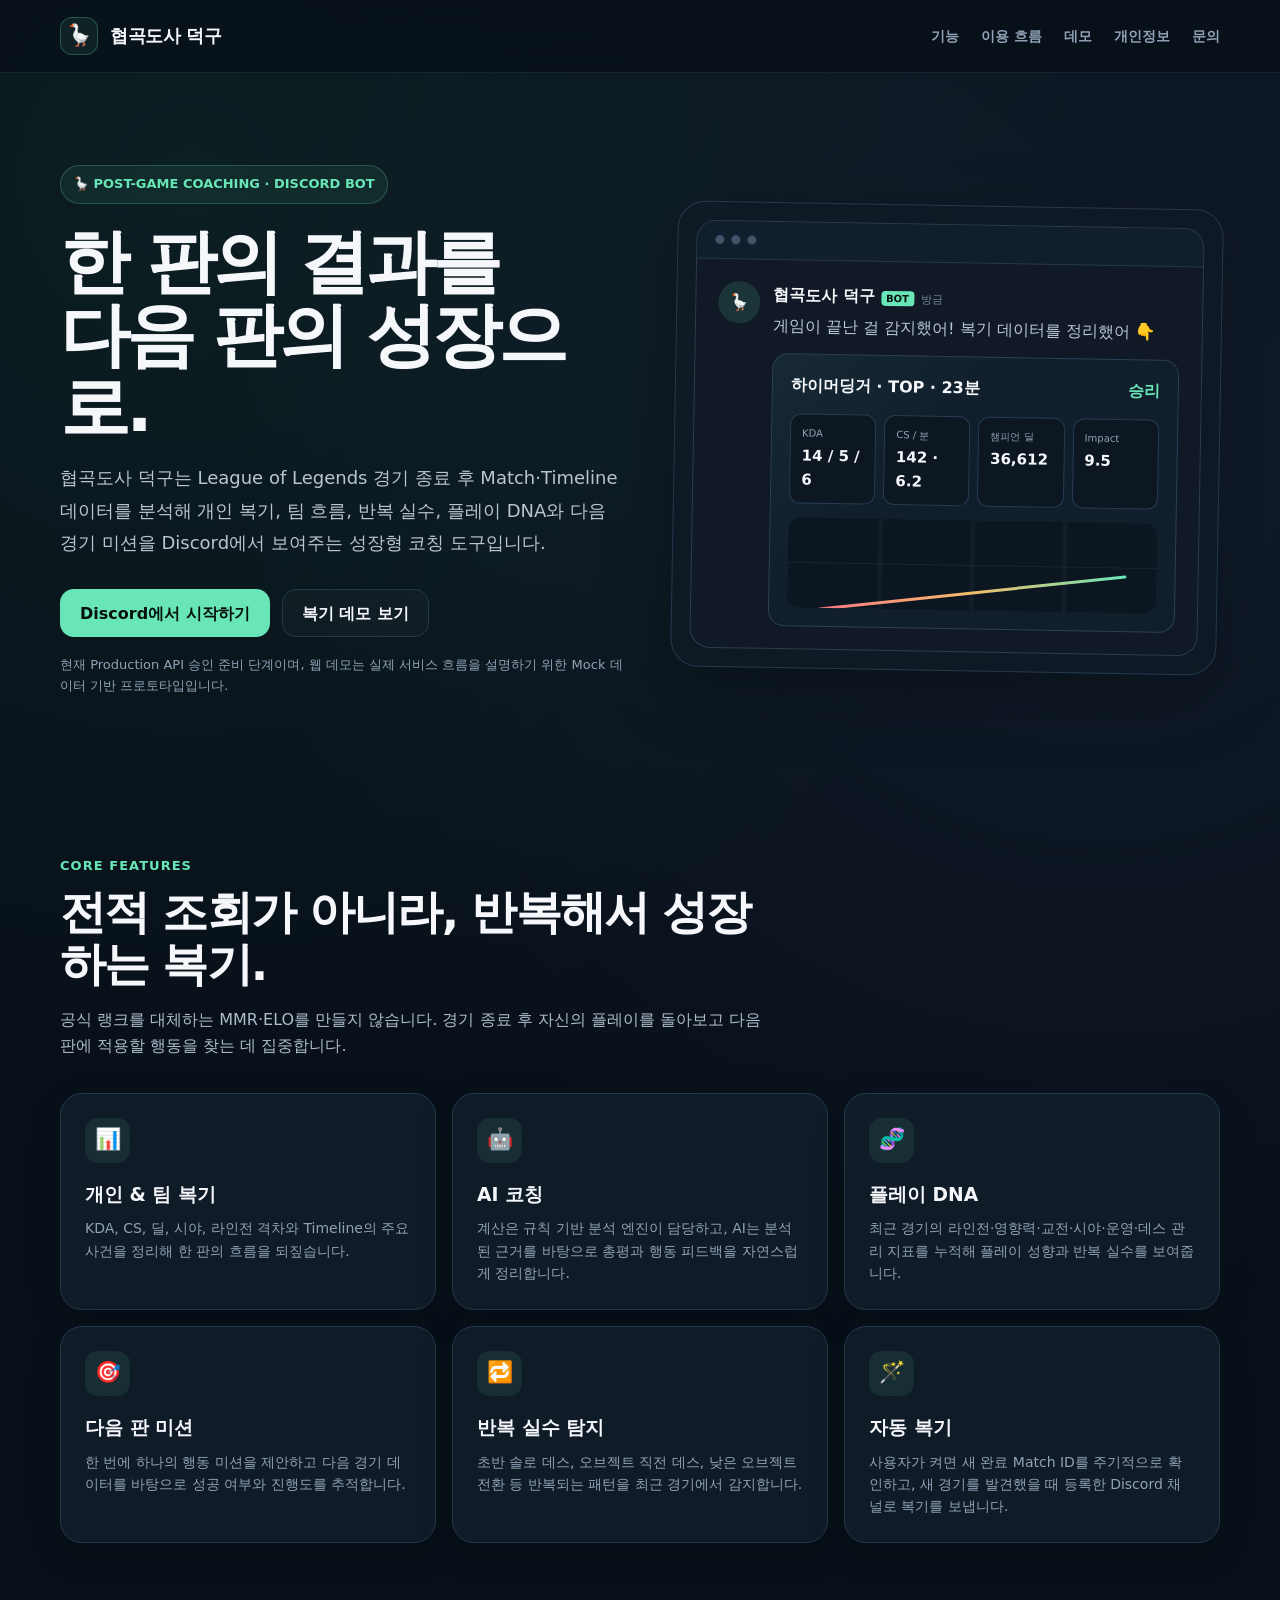
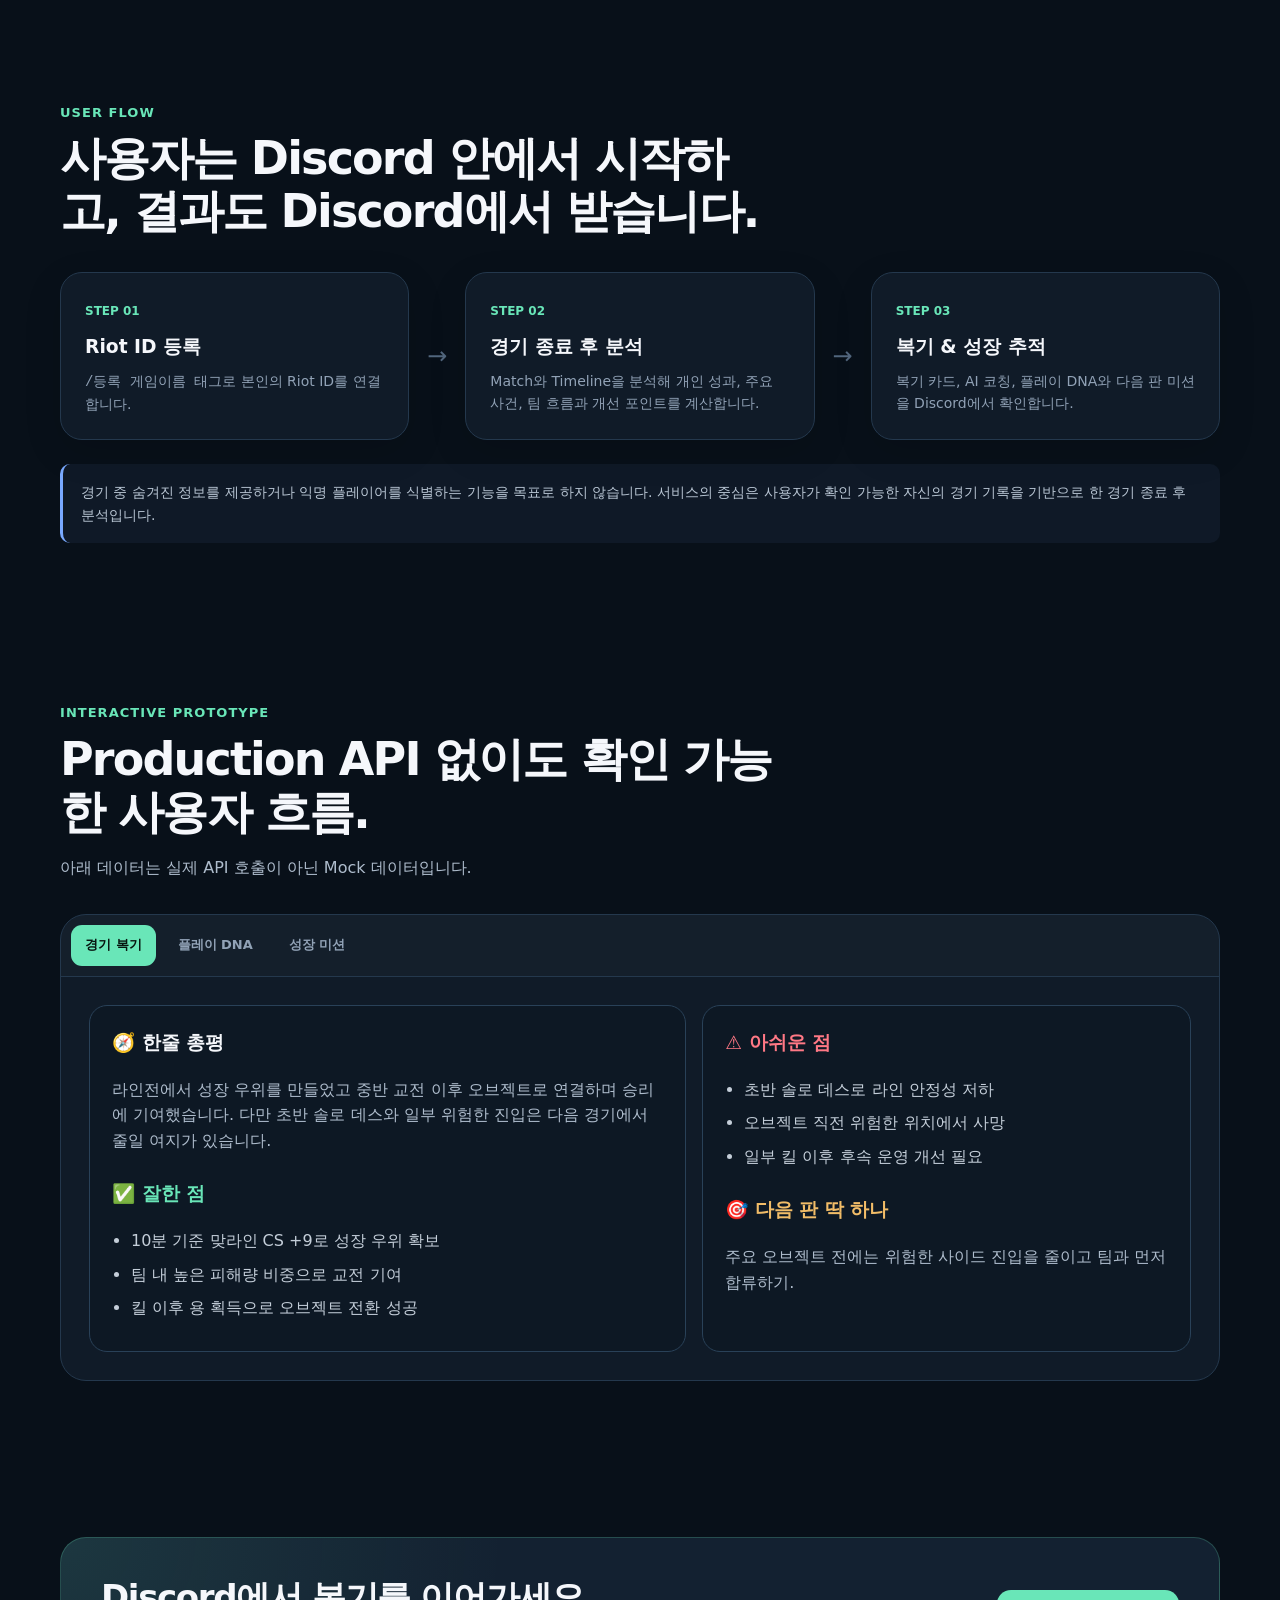
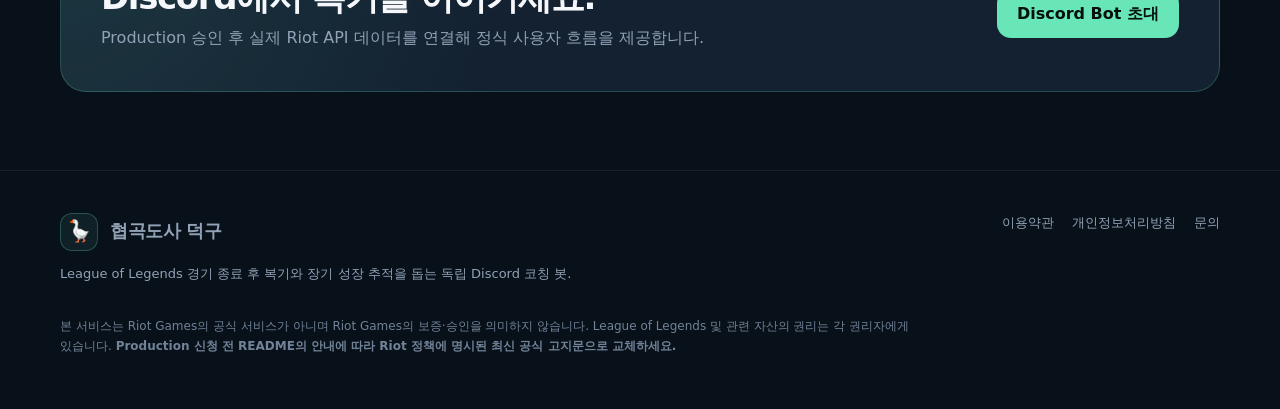
<file: public/index.html>
<!doctype html>
<html lang="ko">
<head>
  <meta charset="utf-8">
  <meta name="viewport" content="width=device-width, initial-scale=1">
  <meta name="description" content="협곡도사 덕구 - League of Legends 경기 종료 후 자동 복기, AI 코칭, 플레이 DNA와 성장 미션을 제공하는 Discord 봇">
  <title>협곡도사 덕구 | LoL 경기 복기 & 성장 코칭 Discord Bot</title>
  <link rel="stylesheet" href="./assets/styles.css">
  <script defer src="./assets/config.js"></script>
  <script defer src="./assets/app.js"></script>
</head>
<body>

<header class="site-header">
  <div class="container nav">
    <a class="brand" href="./index.html">
      <span class="brand-mark">🪿</span>
      <span>협곡도사 덕구</span>
    </a>
    <nav class="nav-links" aria-label="주요 메뉴">
      <a href="./index.html#features">기능</a>
      <a href="./index.html#flow">이용 흐름</a>
      <a href="./index.html#demo">데모</a>
      <a href="./privacy.html">개인정보</a>
      <a class="keep-mobile" href="./contact.html">문의</a>
    </nav>
  </div>
</header>


<main>
  <section class="hero">
    <div class="container hero-grid">
      <div>
        <span class="kicker">🪿 POST-GAME COACHING · DISCORD BOT</span>
        <h1>한 판의 결과를<br>다음 판의 성장으로.</h1>
        <p class="hero-copy">
          협곡도사 덕구는 League of Legends 경기 종료 후 Match·Timeline 데이터를 분석해
          개인 복기, 팀 흐름, 반복 실수, 플레이 DNA와 다음 경기 미션을 Discord에서 보여주는
          성장형 코칭 도구입니다.
        </p>
        <div class="hero-actions">
          <a class="btn btn-primary"  href="https://discord.com/oauth2/authorize?client_id=1529098677954547752&permissions=52224&integration_type=0&scope=bot+applications.commands">Discord에서 시작하기</a>
          <a class="btn btn-secondary" href="#demo">복기 데모 보기</a>
        </div>
        <p class="mini-note">
          현재 Production API 승인 준비 단계이며, 웹 데모는 실제 서비스 흐름을 설명하기 위한 Mock 데이터 기반 프로토타입입니다.
        </p>
      </div>

      <div class="hero-demo" aria-label="Discord 복기 데모">
        <div class="discord-window">
          <div class="window-top">
            <span class="window-dot"></span><span class="window-dot"></span><span class="window-dot"></span>
          </div>
          <div class="chat">
            <div class="bot-row">
              <div class="bot-avatar">🪿</div>
              <div>
                <span class="bot-name">협곡도사 덕구</span><span class="bot-tag">BOT</span><span class="bot-time">방금</span>
                <div style="color:#b9c6d4;margin-top:5px;">게임이 끝난 걸 감지했어! 복기 데이터를 정리했어 👇</div>
              </div>
            </div>

            <div class="demo-card">
              <div class="demo-card-title">
                <span>하이머딩거 · TOP · 23분</span>
                <span class="win">승리</span>
              </div>
              <div class="stat-grid">
                <div class="stat"><small>KDA</small><strong>14 / 5 / 6</strong></div>
                <div class="stat"><small>CS / 분</small><strong>142 · 6.2</strong></div>
                <div class="stat"><small>챔피언 딜</small><strong>36,612</strong></div>
                <div class="stat"><small>Impact</small><strong>9.5</strong></div>
              </div>
              <div class="micro-chart"><span class="chart-line"></span></div>
            </div>
          </div>
        </div>
      </div>
    </div>
  </section>

  <section class="section" id="features">
    <div class="container">
      <div class="section-head">
        <span class="section-label">Core Features</span>
        <h2>전적 조회가 아니라, 반복해서 성장하는 복기.</h2>
        <p class="section-copy">
          공식 랭크를 대체하는 MMR·ELO를 만들지 않습니다. 경기 종료 후 자신의 플레이를 돌아보고
          다음 판에 적용할 행동을 찾는 데 집중합니다.
        </p>
      </div>

      <div class="feature-grid">
        <article class="feature-card">
          <div class="feature-icon">📊</div>
          <h3>개인 & 팀 복기</h3>
          <p>KDA, CS, 딜, 시야, 라인전 격차와 Timeline의 주요 사건을 정리해 한 판의 흐름을 되짚습니다.</p>
        </article>
        <article class="feature-card">
          <div class="feature-icon">🤖</div>
          <h3>AI 코칭</h3>
          <p>계산은 규칙 기반 분석 엔진이 담당하고, AI는 분석된 근거를 바탕으로 총평과 행동 피드백을 자연스럽게 정리합니다.</p>
        </article>
        <article class="feature-card">
          <div class="feature-icon">🧬</div>
          <h3>플레이 DNA</h3>
          <p>최근 경기의 라인전·영향력·교전·시야·운영·데스 관리 지표를 누적해 플레이 성향과 반복 실수를 보여줍니다.</p>
        </article>
        <article class="feature-card">
          <div class="feature-icon">🎯</div>
          <h3>다음 판 미션</h3>
          <p>한 번에 하나의 행동 미션을 제안하고 다음 경기 데이터를 바탕으로 성공 여부와 진행도를 추적합니다.</p>
        </article>
        <article class="feature-card">
          <div class="feature-icon">🔁</div>
          <h3>반복 실수 탐지</h3>
          <p>초반 솔로 데스, 오브젝트 직전 데스, 낮은 오브젝트 전환 등 반복되는 패턴을 최근 경기에서 감지합니다.</p>
        </article>
        <article class="feature-card">
          <div class="feature-icon">🪄</div>
          <h3>자동 복기</h3>
          <p>사용자가 켜면 새 완료 Match ID를 주기적으로 확인하고, 새 경기를 발견했을 때 등록한 Discord 채널로 복기를 보냅니다.</p>
        </article>
      </div>
    </div>
  </section>

  <section class="section" id="flow">
    <div class="container">
      <div class="section-head">
        <span class="section-label">User Flow</span>
        <h2>사용자는 Discord 안에서 시작하고, 결과도 Discord에서 받습니다.</h2>
      </div>

      <div class="flow">
        <article class="flow-card">
          <span class="flow-step">STEP 01</span>
          <h3>Riot ID 등록</h3>
          <p><code>/등록 게임이름 태그</code>로 본인의 Riot ID를 연결합니다.</p>
        </article>
        <div class="flow-arrow">→</div>
        <article class="flow-card">
          <span class="flow-step">STEP 02</span>
          <h3>경기 종료 후 분석</h3>
          <p>Match와 Timeline을 분석해 개인 성과, 주요 사건, 팀 흐름과 개선 포인트를 계산합니다.</p>
        </article>
        <div class="flow-arrow">→</div>
        <article class="flow-card">
          <span class="flow-step">STEP 03</span>
          <h3>복기 & 성장 추적</h3>
          <p>복기 카드, AI 코칭, 플레이 DNA와 다음 판 미션을 Discord에서 확인합니다.</p>
        </article>
      </div>

      <div class="policy-note">
        경기 중 숨겨진 정보를 제공하거나 익명 플레이어를 식별하는 기능을 목표로 하지 않습니다.
        서비스의 중심은 사용자가 확인 가능한 자신의 경기 기록을 기반으로 한 경기 종료 후 분석입니다.
      </div>
    </div>
  </section>

  <section class="section" id="demo">
    <div class="container">
      <div class="section-head">
        <span class="section-label">Interactive Prototype</span>
        <h2>Production API 없이도 확인 가능한 사용자 흐름.</h2>
        <p class="section-copy">아래 데이터는 실제 API 호출이 아닌 Mock 데이터입니다.</p>
      </div>

      <div class="demo-shell">
        <div class="demo-tabs" role="tablist">
          <button class="demo-tab active" data-target="review-demo">경기 복기</button>
          <button class="demo-tab" data-target="dna-demo">플레이 DNA</button>
          <button class="demo-tab" data-target="mission-demo">성장 미션</button>
        </div>

        <section class="demo-panel active" id="review-demo">
          <div class="review-layout">
            <div class="review-box">
              <h3>🧭 한줄 총평</h3>
              <p class="legal-copy">
                라인전에서 성장 우위를 만들었고 중반 교전 이후 오브젝트로 연결하며 승리에 기여했습니다.
                다만 초반 솔로 데스와 일부 위험한 진입은 다음 경기에서 줄일 여지가 있습니다.
              </p>
              <h3 style="margin-top:26px;color:var(--mint);">✅ 잘한 점</h3>
              <ul class="list">
                <li>10분 기준 맞라인 CS +9로 성장 우위 확보</li>
                <li>팀 내 높은 피해량 비중으로 교전 기여</li>
                <li>킬 이후 용 획득으로 오브젝트 전환 성공</li>
              </ul>
            </div>
            <div class="review-box">
              <h3 style="color:var(--danger);">⚠️ 아쉬운 점</h3>
              <ul class="list">
                <li>초반 솔로 데스로 라인 안정성 저하</li>
                <li>오브젝트 직전 위험한 위치에서 사망</li>
                <li>일부 킬 이후 후속 운영 개선 필요</li>
              </ul>
              <h3 style="margin-top:26px;color:var(--amber);">🎯 다음 판 딱 하나</h3>
              <p class="legal-copy">주요 오브젝트 전에는 위험한 사이드 진입을 줄이고 팀과 먼저 합류하기.</p>
            </div>
          </div>
        </section>

        <section class="demo-panel" id="dna-demo">
          <div class="review-layout">
            <div class="review-box">
              <h3>🧬 플레이 DNA · 라인전 주도형</h3>
              <div class="dna-bars">
                <div class="dna-row"><span>라인전</span><div class="bar"><span style="width:76%"></span></div><strong>76</strong></div>
                <div class="dna-row"><span>영향력</span><div class="bar"><span style="width:82%"></span></div><strong>82</strong></div>
                <div class="dna-row"><span>교전</span><div class="bar"><span style="width:68%"></span></div><strong>68</strong></div>
                <div class="dna-row"><span>시야</span><div class="bar"><span style="width:57%"></span></div><strong>57</strong></div>
                <div class="dna-row"><span>운영</span><div class="bar"><span style="width:63%"></span></div><strong>63</strong></div>
                <div class="dna-row"><span>데스 관리</span><div class="bar"><span style="width:60%"></span></div><strong>60</strong></div>
              </div>
            </div>
            <div class="review-box">
              <h3>🔁 반복 실수</h3>
              <ul class="list">
                <li>오브젝트 직전 데스 · 최근 10판 중 4판</li>
                <li>초반 솔로 데스 · 최근 10판 중 3판</li>
              </ul>
              <p class="legal-copy" style="margin-top:20px;">플레이 DNA는 협곡도사 덕구의 자체 분석 지표이며 Riot의 공식 랭크나 MMR을 대체하지 않습니다.</p>
            </div>
          </div>
        </section>

        <section class="demo-panel" id="mission-demo">
          <div class="mission-box">
            <span class="section-label">CURRENT MISSION</span>
            <h3>🎯 오브젝트 전 생존</h3>
            <p class="legal-copy">주요 오브젝트 전 위험한 데스를 줄이고 팀과 함께 준비하기.</p>
            <div class="progress"><span></span></div>
            <strong>진행도 2 / 3 성공</strong>
            <ul class="list" style="margin-top:20px;">
              <li>✅ 오브젝트 직전 데스 0회</li>
              <li>❌ 오브젝트 직전 데스 1회</li>
              <li>✅ 오브젝트 직전 데스 0회</li>
            </ul>
          </div>
        </section>
      </div>
    </div>
  </section>

  <section class="section">
    <div class="container cta">
      <div>
        <h2>Discord에서 복기를 이어가세요.</h2>
        <p>Production 승인 후 실제 Riot API 데이터를 연결해 정식 사용자 흐름을 제공합니다.</p>
      </div>
      <a class="btn btn-primary"  href="https://discord.com/oauth2/authorize?client_id=1529098677954547752&permissions=52224&integration_type=0&scope=bot+applications.commands">Discord Bot 초대</a>
    </div>
  </section>
</main>


<footer class="site-footer">
  <div class="container">
    <div class="footer-grid">
      <div>
        <a class="brand" href="./index.html">
          <span class="brand-mark">🪿</span>
          <span>협곡도사 덕구</span>
        </a>
        <p>League of Legends 경기 종료 후 복기와 장기 성장 추적을 돕는 독립 Discord 코칭 봇.</p>
      </div>
      <div class="footer-links">
        <a href="./terms.html">이용약관</a>
        <a href="./privacy.html">개인정보처리방침</a>
        <a href="./contact.html">문의</a>
      </div>
    </div>
    <p class="riot-disclaimer">
      본 서비스는 Riot Games의 공식 서비스가 아니며 Riot Games의 보증·승인을 의미하지 않습니다.
      League of Legends 및 관련 자산의 권리는 각 권리자에게 있습니다.
      <strong>Production 신청 전 README의 안내에 따라 Riot 정책에 명시된 최신 공식 고지문으로 교체하세요.</strong>
    </p>
  </div>
</footer>

</body>
</html>
</file>
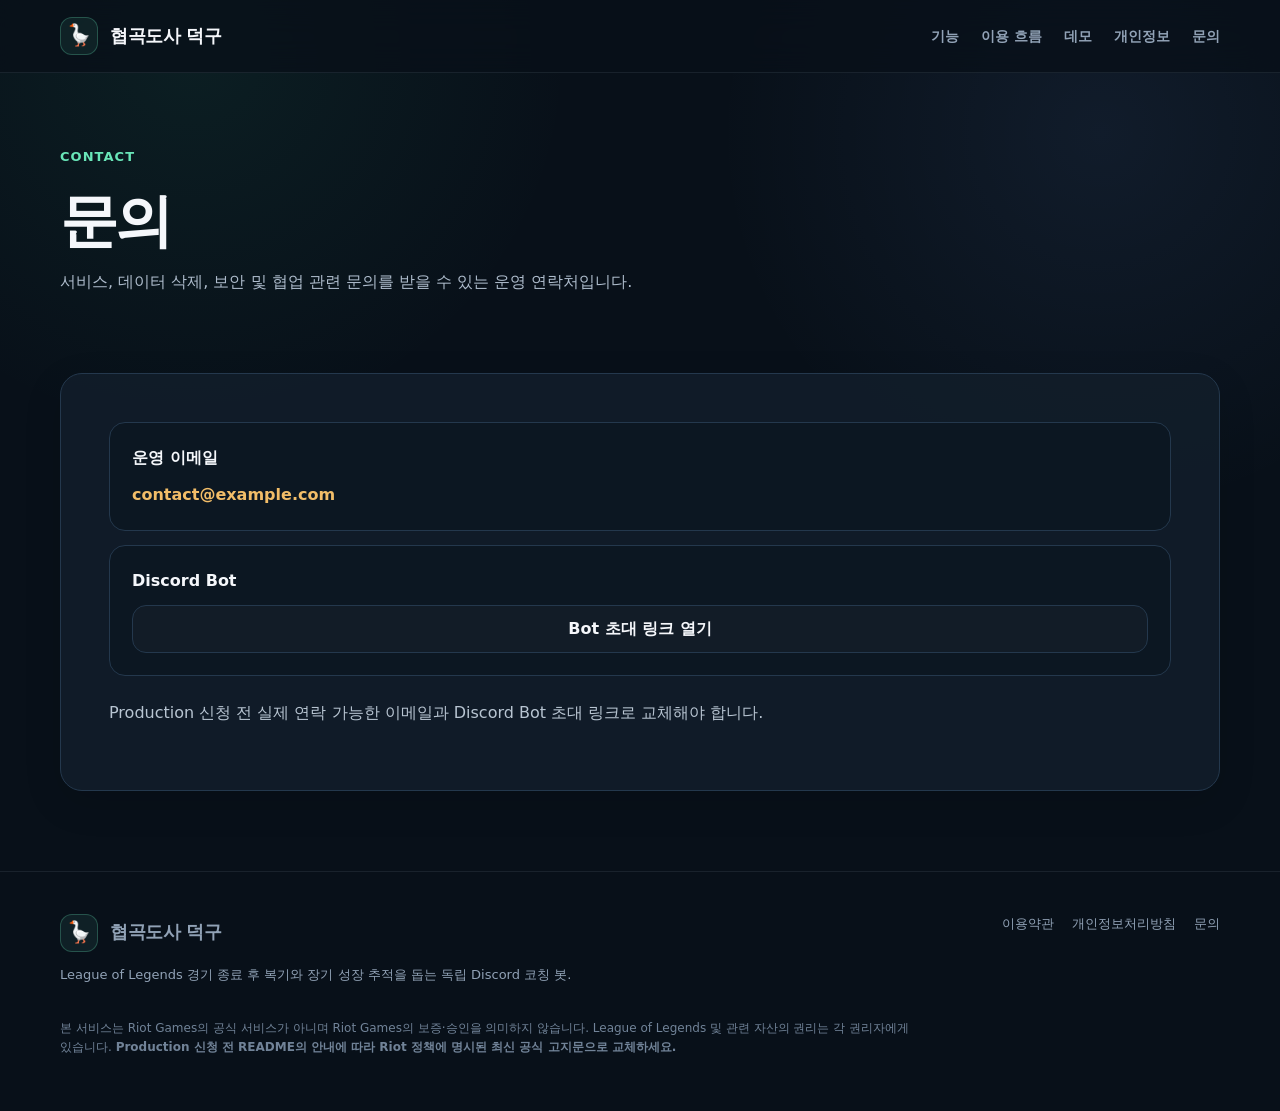
<file: public/contact.html>
<!doctype html>
<html lang="ko">
<head>
  <meta charset="utf-8">
  <meta name="viewport" content="width=device-width, initial-scale=1">
  <title>문의 | 협곡도사 덕구</title>
  <link rel="stylesheet" href="./assets/styles.css">
  <script defer src="./assets/config.js"></script>
  <script defer src="./assets/app.js"></script>
</head>
<body>

<header class="site-header">
  <div class="container nav">
    <a class="brand" href="./index.html">
      <span class="brand-mark">🪿</span>
      <span>협곡도사 덕구</span>
    </a>
    <nav class="nav-links" aria-label="주요 메뉴">
      <a href="./index.html#features">기능</a>
      <a href="./index.html#flow">이용 흐름</a>
      <a href="./index.html#demo">데모</a>
      <a href="./privacy.html">개인정보</a>
      <a class="keep-mobile" href="./contact.html">문의</a>
    </nav>
  </div>
</header>

<main>
  <section class="page-hero">
    <div class="container">
      <span class="section-label">Contact</span>
      <h1>문의</h1>
      <p class="legal-copy">서비스, 데이터 삭제, 보안 및 협업 관련 문의를 받을 수 있는 운영 연락처입니다.</p>
    </div>
  </section>
  <section class="legal-wrap">
    <div class="container">
      <article class="legal-card">
        <div class="contact-card">
          <strong>운영 이메일</strong>
          <a class="placeholder" data-contact-email href="mailto:wkdduq2ek@naver.com">wkdduq2ek@naver.com</a>
        </div>
        <div class="contact-card" style="margin-top:14px;">
          <strong>Discord Bot</strong>
          <a class="btn btn-secondary"  href="https://discord.com/oauth2/authorize?client_id=1529098677954547752&permissions=52224&integration_type=0&scope=bot+applications.commands">Bot 초대 링크 열기</a>
        </div>
        <p class="legal-copy" style="margin-top:24px;">
          Production 신청 전 실제 연락 가능한 이메일과 Discord Bot 초대 링크로 교체해야 합니다.
        </p>
      </article>
    </div>
  </section>
</main>

<footer class="site-footer">
  <div class="container">
    <div class="footer-grid">
      <div>
        <a class="brand" href="./index.html">
          <span class="brand-mark">🪿</span>
          <span>협곡도사 덕구</span>
        </a>
        <p>League of Legends 경기 종료 후 복기와 장기 성장 추적을 돕는 독립 Discord 코칭 봇.</p>
      </div>
      <div class="footer-links">
        <a href="./terms.html">이용약관</a>
        <a href="./privacy.html">개인정보처리방침</a>
        <a href="./contact.html">문의</a>
      </div>
    </div>
    <p class="riot-disclaimer">
      본 서비스는 Riot Games의 공식 서비스가 아니며 Riot Games의 보증·승인을 의미하지 않습니다.
      League of Legends 및 관련 자산의 권리는 각 권리자에게 있습니다.
      <strong>Production 신청 전 README의 안내에 따라 Riot 정책에 명시된 최신 공식 고지문으로 교체하세요.</strong>
    </p>
  </div>
</footer>

</body>
</html>
</file>
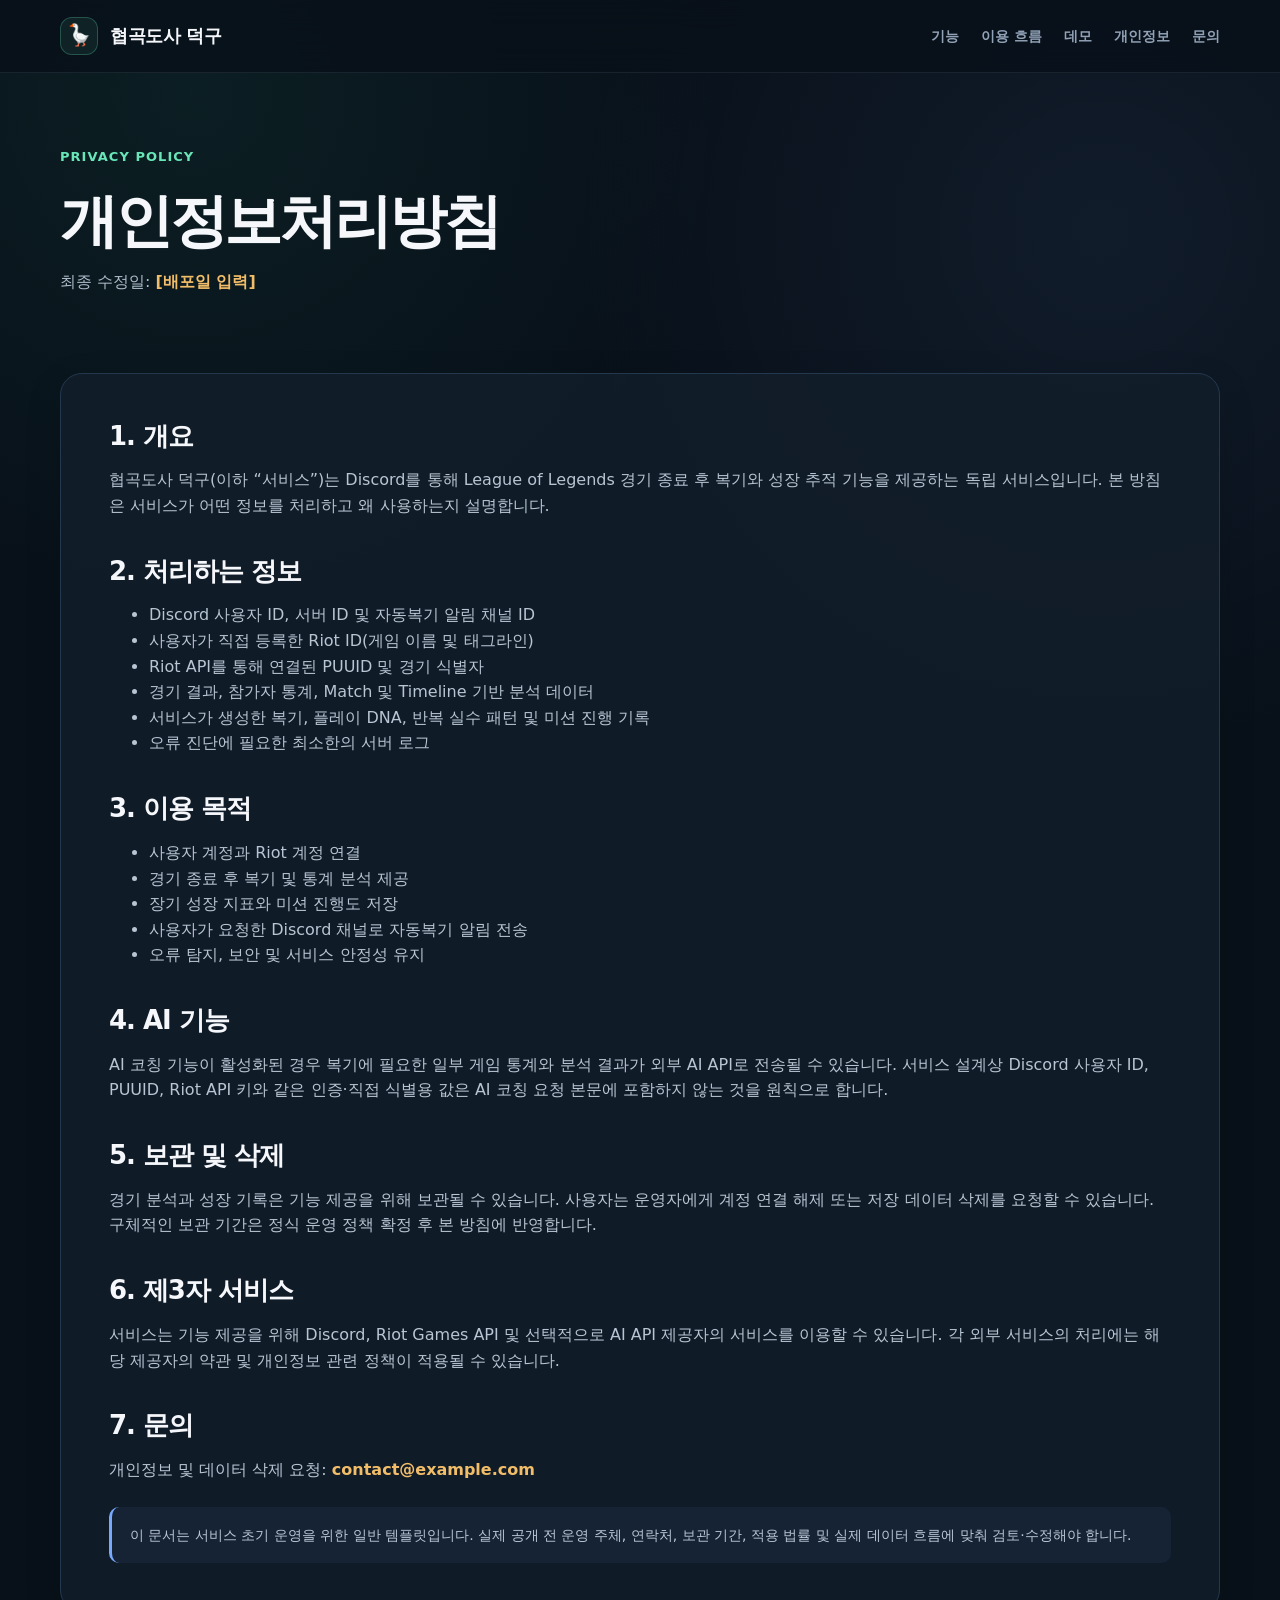
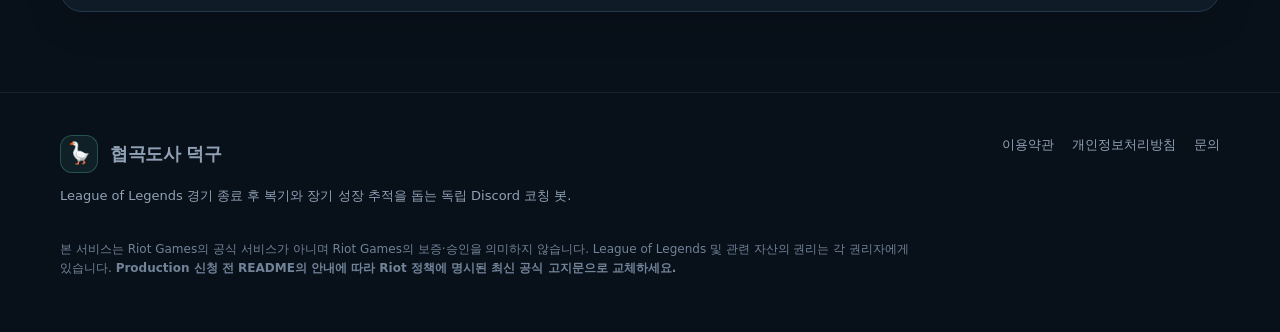
<file: public/privacy.html>
<!doctype html>
<html lang="ko">
<head>
  <meta charset="utf-8">
  <meta name="viewport" content="width=device-width, initial-scale=1">
  <title>개인정보처리방침 | 협곡도사 덕구</title>
  <link rel="stylesheet" href="./assets/styles.css">
  <script defer src="./assets/config.js"></script>
  <script defer src="./assets/app.js"></script>
</head>
<body>

<header class="site-header">
  <div class="container nav">
    <a class="brand" href="./index.html">
      <span class="brand-mark">🪿</span>
      <span>협곡도사 덕구</span>
    </a>
    <nav class="nav-links" aria-label="주요 메뉴">
      <a href="./index.html#features">기능</a>
      <a href="./index.html#flow">이용 흐름</a>
      <a href="./index.html#demo">데모</a>
      <a href="./privacy.html">개인정보</a>
      <a class="keep-mobile" href="./contact.html">문의</a>
    </nav>
  </div>
</header>

<main>
  <section class="page-hero">
    <div class="container">
      <span class="section-label">Privacy Policy</span>
      <h1>개인정보처리방침</h1>
      <p class="legal-copy">최종 수정일: <span class="placeholder">[배포일 입력]</span></p>
    </div>
  </section>
  <section class="legal-wrap">
    <div class="container">
      <article class="legal-card">
        <h2>1. 개요</h2>
        <p>
          협곡도사 덕구(이하 “서비스”)는 Discord를 통해 League of Legends 경기 종료 후 복기와 성장 추적 기능을 제공하는 독립 서비스입니다.
          본 방침은 서비스가 어떤 정보를 처리하고 왜 사용하는지 설명합니다.
        </p>

        <h2>2. 처리하는 정보</h2>
        <ul>
          <li>Discord 사용자 ID, 서버 ID 및 자동복기 알림 채널 ID</li>
          <li>사용자가 직접 등록한 Riot ID(게임 이름 및 태그라인)</li>
          <li>Riot API를 통해 연결된 PUUID 및 경기 식별자</li>
          <li>경기 결과, 참가자 통계, Match 및 Timeline 기반 분석 데이터</li>
          <li>서비스가 생성한 복기, 플레이 DNA, 반복 실수 패턴 및 미션 진행 기록</li>
          <li>오류 진단에 필요한 최소한의 서버 로그</li>
        </ul>

        <h2>3. 이용 목적</h2>
        <ul>
          <li>사용자 계정과 Riot 계정 연결</li>
          <li>경기 종료 후 복기 및 통계 분석 제공</li>
          <li>장기 성장 지표와 미션 진행도 저장</li>
          <li>사용자가 요청한 Discord 채널로 자동복기 알림 전송</li>
          <li>오류 탐지, 보안 및 서비스 안정성 유지</li>
        </ul>

        <h2>4. AI 기능</h2>
        <p>
          AI 코칭 기능이 활성화된 경우 복기에 필요한 일부 게임 통계와 분석 결과가 외부 AI API로 전송될 수 있습니다.
          서비스 설계상 Discord 사용자 ID, PUUID, Riot API 키와 같은 인증·직접 식별용 값은 AI 코칭 요청 본문에 포함하지 않는 것을 원칙으로 합니다.
        </p>

        <h2>5. 보관 및 삭제</h2>
        <p>
          경기 분석과 성장 기록은 기능 제공을 위해 보관될 수 있습니다. 사용자는 운영자에게 계정 연결 해제 또는 저장 데이터 삭제를 요청할 수 있습니다.
          구체적인 보관 기간은 정식 운영 정책 확정 후 본 방침에 반영합니다.
        </p>

        <h2>6. 제3자 서비스</h2>
        <p>
          서비스는 기능 제공을 위해 Discord, Riot Games API 및 선택적으로 AI API 제공자의 서비스를 이용할 수 있습니다.
          각 외부 서비스의 처리에는 해당 제공자의 약관 및 개인정보 관련 정책이 적용될 수 있습니다.
        </p>

        <h2>7. 문의</h2>
        <p>
          개인정보 및 데이터 삭제 요청: <a class="placeholder" data-contact-email href="mailto:wkdduq2ek@naver.com">wkdduq2ek@naver.com</a>
        </p>

        <div class="policy-note">
          이 문서는 서비스 초기 운영을 위한 일반 템플릿입니다. 실제 공개 전 운영 주체, 연락처, 보관 기간, 적용 법률 및 실제 데이터 흐름에 맞춰 검토·수정해야 합니다.
        </div>
      </article>
    </div>
  </section>
</main>

<footer class="site-footer">
  <div class="container">
    <div class="footer-grid">
      <div>
        <a class="brand" href="./index.html">
          <span class="brand-mark">🪿</span>
          <span>협곡도사 덕구</span>
        </a>
        <p>League of Legends 경기 종료 후 복기와 장기 성장 추적을 돕는 독립 Discord 코칭 봇.</p>
      </div>
      <div class="footer-links">
        <a href="./terms.html">이용약관</a>
        <a href="./privacy.html">개인정보처리방침</a>
        <a href="./contact.html">문의</a>
      </div>
    </div>
    <p class="riot-disclaimer">
      본 서비스는 Riot Games의 공식 서비스가 아니며 Riot Games의 보증·승인을 의미하지 않습니다.
      League of Legends 및 관련 자산의 권리는 각 권리자에게 있습니다.
      <strong>Production 신청 전 README의 안내에 따라 Riot 정책에 명시된 최신 공식 고지문으로 교체하세요.</strong>
    </p>
  </div>
</footer>

</body>
</html>
</file>
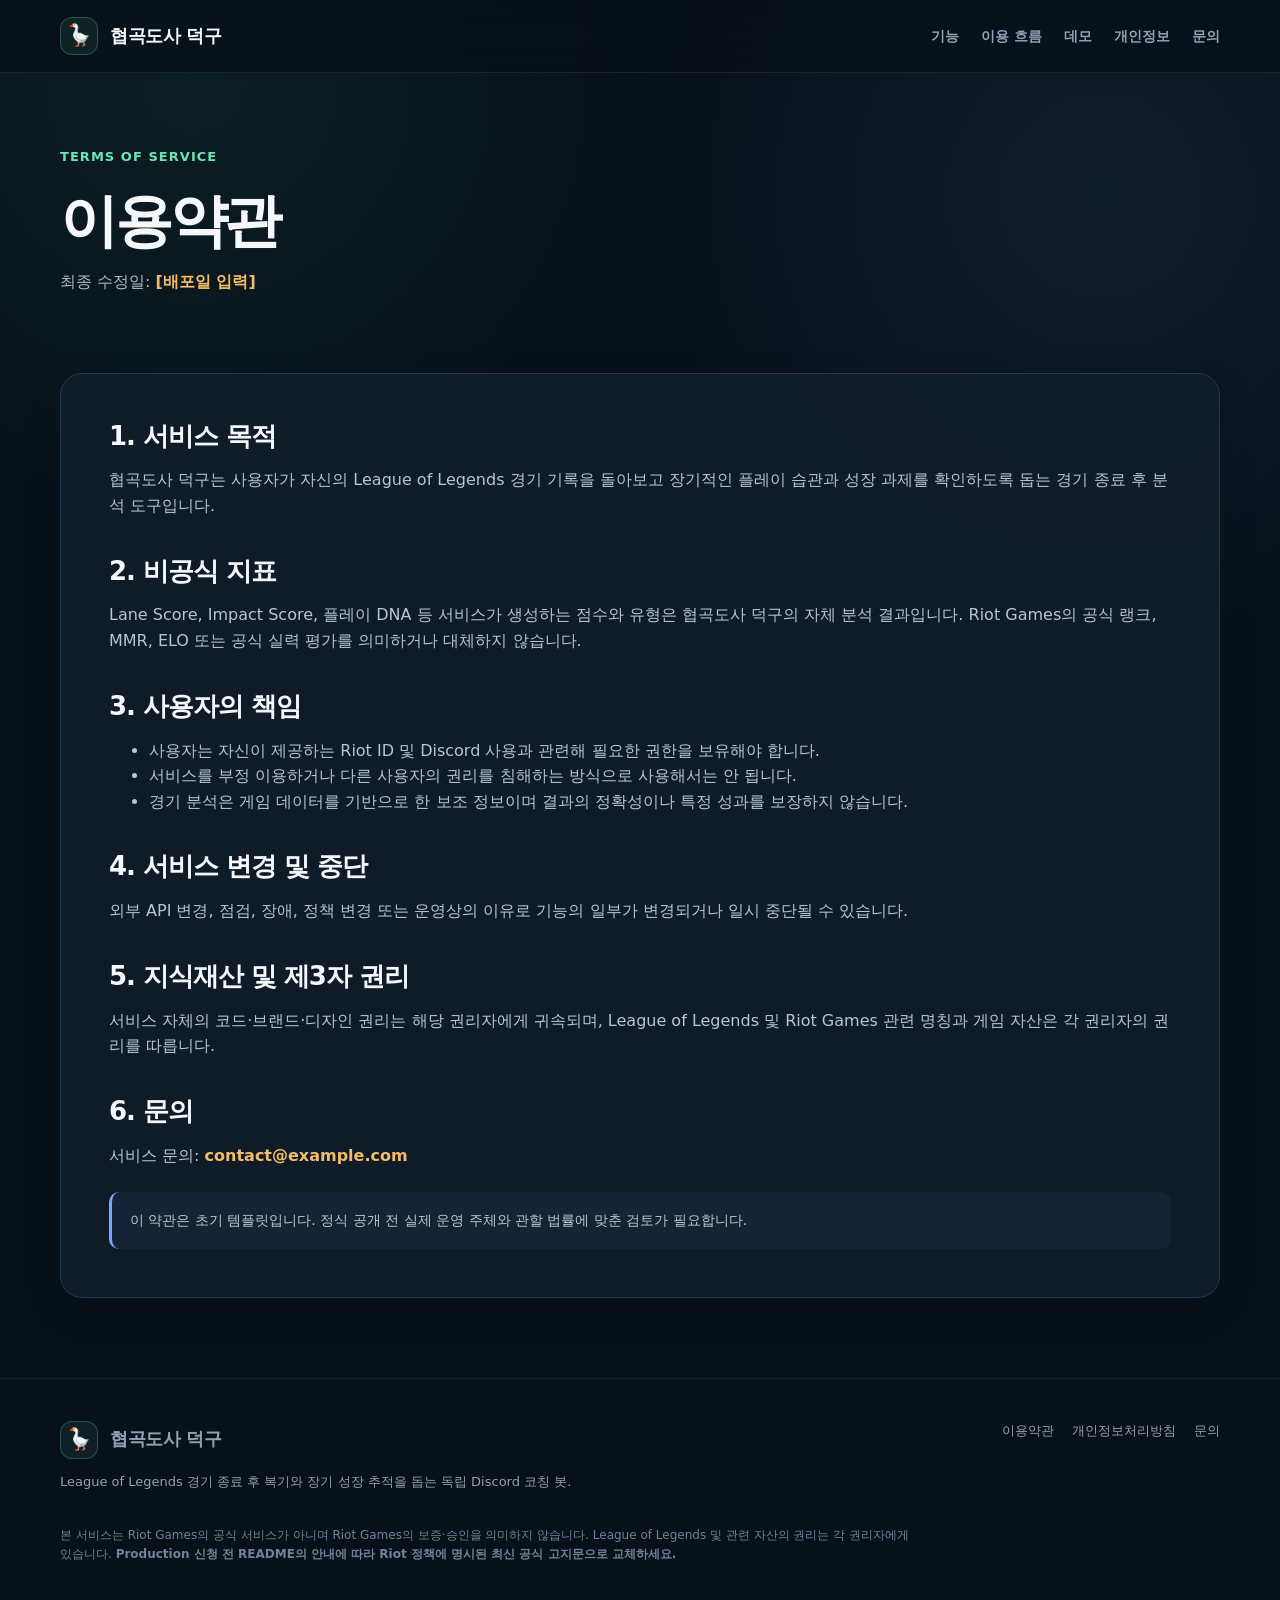
<file: public/terms.html>
<!doctype html>
<html lang="ko">
<head>
  <meta charset="utf-8">
  <meta name="viewport" content="width=device-width, initial-scale=1">
  <title>이용약관 | 협곡도사 덕구</title>
  <link rel="stylesheet" href="./assets/styles.css">
  <script defer src="./assets/config.js"></script>
  <script defer src="./assets/app.js"></script>
</head>
<body>

<header class="site-header">
  <div class="container nav">
    <a class="brand" href="./index.html">
      <span class="brand-mark">🪿</span>
      <span>협곡도사 덕구</span>
    </a>
    <nav class="nav-links" aria-label="주요 메뉴">
      <a href="./index.html#features">기능</a>
      <a href="./index.html#flow">이용 흐름</a>
      <a href="./index.html#demo">데모</a>
      <a href="./privacy.html">개인정보</a>
      <a class="keep-mobile" href="./contact.html">문의</a>
    </nav>
  </div>
</header>

<main>
  <section class="page-hero">
    <div class="container">
      <span class="section-label">Terms of Service</span>
      <h1>이용약관</h1>
      <p class="legal-copy">최종 수정일: <span class="placeholder">[배포일 입력]</span></p>
    </div>
  </section>
  <section class="legal-wrap">
    <div class="container">
      <article class="legal-card">
        <h2>1. 서비스 목적</h2>
        <p>
          협곡도사 덕구는 사용자가 자신의 League of Legends 경기 기록을 돌아보고 장기적인 플레이 습관과 성장 과제를 확인하도록 돕는 경기 종료 후 분석 도구입니다.
        </p>

        <h2>2. 비공식 지표</h2>
        <p>
          Lane Score, Impact Score, 플레이 DNA 등 서비스가 생성하는 점수와 유형은 협곡도사 덕구의 자체 분석 결과입니다.
          Riot Games의 공식 랭크, MMR, ELO 또는 공식 실력 평가를 의미하거나 대체하지 않습니다.
        </p>

        <h2>3. 사용자의 책임</h2>
        <ul>
          <li>사용자는 자신이 제공하는 Riot ID 및 Discord 사용과 관련해 필요한 권한을 보유해야 합니다.</li>
          <li>서비스를 부정 이용하거나 다른 사용자의 권리를 침해하는 방식으로 사용해서는 안 됩니다.</li>
          <li>경기 분석은 게임 데이터를 기반으로 한 보조 정보이며 결과의 정확성이나 특정 성과를 보장하지 않습니다.</li>
        </ul>

        <h2>4. 서비스 변경 및 중단</h2>
        <p>
          외부 API 변경, 점검, 장애, 정책 변경 또는 운영상의 이유로 기능의 일부가 변경되거나 일시 중단될 수 있습니다.
        </p>

        <h2>5. 지식재산 및 제3자 권리</h2>
        <p>
          서비스 자체의 코드·브랜드·디자인 권리는 해당 권리자에게 귀속되며, League of Legends 및 Riot Games 관련 명칭과 게임 자산은 각 권리자의 권리를 따릅니다.
        </p>

        <h2>6. 문의</h2>
        <p>서비스 문의: <a class="placeholder" data-contact-email href="mailto:wkdduq2ek@naver.com">wkdduq2ek@naver.com</a></p>

        <div class="policy-note">
          이 약관은 초기 템플릿입니다. 정식 공개 전 실제 운영 주체와 관할 법률에 맞춘 검토가 필요합니다.
        </div>
      </article>
    </div>
  </section>
</main>

<footer class="site-footer">
  <div class="container">
    <div class="footer-grid">
      <div>
        <a class="brand" href="./index.html">
          <span class="brand-mark">🪿</span>
          <span>협곡도사 덕구</span>
        </a>
        <p>League of Legends 경기 종료 후 복기와 장기 성장 추적을 돕는 독립 Discord 코칭 봇.</p>
      </div>
      <div class="footer-links">
        <a href="./terms.html">이용약관</a>
        <a href="./privacy.html">개인정보처리방침</a>
        <a href="./contact.html">문의</a>
      </div>
    </div>
    <p class="riot-disclaimer">
      본 서비스는 Riot Games의 공식 서비스가 아니며 Riot Games의 보증·승인을 의미하지 않습니다.
      League of Legends 및 관련 자산의 권리는 각 권리자에게 있습니다.
      <strong>Production 신청 전 README의 안내에 따라 Riot 정책에 명시된 최신 공식 고지문으로 교체하세요.</strong>
    </p>
  </div>
</footer>

</body>
</html>
</file>
<file: public/assets/styles.css>
:root {
  --bg: #081019;
  --bg-soft: #0d1723;
  --panel: rgba(18, 30, 43, 0.86);
  --panel-strong: #132131;
  --line: #24384d;
  --text: #f5f7fb;
  --muted: #91a2b6;
  --mint: #69e6b8;
  --mint-strong: #35c995;
  --amber: #f2bd68;
  --danger: #ff7885;
  --blue: #79a9ff;
  --radius: 22px;
  --shadow: 0 22px 70px rgba(0, 0, 0, 0.28);
  --max: 1160px;
}

* { box-sizing: border-box; }

html { scroll-behavior: smooth; }

body {
  margin: 0;
  color: var(--text);
  background:
    radial-gradient(circle at 15% 5%, rgba(53, 201, 149, 0.08), transparent 25%),
    radial-gradient(circle at 86% 12%, rgba(121, 169, 255, 0.08), transparent 26%),
    var(--bg);
  font-family: Inter, Pretendard, "Noto Sans KR", system-ui, -apple-system, BlinkMacSystemFont, "Segoe UI", sans-serif;
  line-height: 1.6;
}

a { color: inherit; text-decoration: none; }

button, a { -webkit-tap-highlight-color: transparent; }

.container {
  width: min(calc(100% - 40px), var(--max));
  margin: 0 auto;
}

.site-header {
  position: sticky;
  top: 0;
  z-index: 50;
  backdrop-filter: blur(16px);
  background: rgba(8, 16, 25, 0.78);
  border-bottom: 1px solid rgba(145, 162, 182, 0.12);
}

.nav {
  min-height: 72px;
  display: flex;
  align-items: center;
  justify-content: space-between;
  gap: 24px;
}

.brand {
  display: inline-flex;
  align-items: center;
  gap: 12px;
  font-size: 18px;
  font-weight: 900;
  letter-spacing: -0.02em;
}

.brand-mark {
  width: 38px;
  height: 38px;
  display: grid;
  place-items: center;
  border: 1px solid rgba(105, 230, 184, 0.26);
  border-radius: 12px;
  background: rgba(105, 230, 184, 0.08);
  font-size: 21px;
}

.nav-links {
  display: flex;
  align-items: center;
  gap: 22px;
  color: var(--muted);
  font-size: 14px;
  font-weight: 700;
}

.nav-links a:hover { color: var(--text); }

.hero {
  padding: 92px 0 64px;
}

.hero-grid {
  display: grid;
  grid-template-columns: 1.02fr 0.98fr;
  gap: 46px;
  align-items: center;
}

.kicker {
  display: inline-flex;
  align-items: center;
  gap: 8px;
  padding: 8px 12px;
  border: 1px solid rgba(105, 230, 184, 0.24);
  border-radius: 999px;
  color: var(--mint);
  background: rgba(105, 230, 184, 0.07);
  font-size: 13px;
  font-weight: 800;
}

h1 {
  margin: 22px 0 18px;
  font-size: clamp(42px, 6vw, 70px);
  line-height: 1.04;
  letter-spacing: -0.055em;
}

.hero-copy {
  max-width: 620px;
  color: #bac5d2;
  font-size: 18px;
  line-height: 1.8;
}

.hero-actions {
  display: flex;
  flex-wrap: wrap;
  gap: 12px;
  margin-top: 30px;
}

.btn {
  min-height: 48px;
  padding: 0 19px;
  display: inline-flex;
  align-items: center;
  justify-content: center;
  gap: 8px;
  border-radius: 14px;
  border: 1px solid var(--line);
  font: inherit;
  font-weight: 800;
  cursor: pointer;
  transition: 0.18s ease;
}

.btn-primary {
  border-color: transparent;
  color: #06110d;
  background: var(--mint);
}

.btn-primary:hover { transform: translateY(-2px); background: #83f0c8; }

.btn-secondary { background: rgba(255,255,255,0.025); }
.btn-secondary:hover { transform: translateY(-2px); border-color: #3d5771; }

.mini-note {
  margin-top: 18px;
  color: var(--muted);
  font-size: 13px;
}

.hero-demo {
  border: 1px solid var(--line);
  border-radius: 28px;
  padding: 18px;
  background: rgba(15, 25, 37, 0.8);
  box-shadow: var(--shadow);
  transform: rotate(1deg);
}

.discord-window {
  overflow: hidden;
  border: 1px solid #293c50;
  border-radius: 20px;
  background: #101925;
}

.window-top {
  padding: 14px 18px;
  display: flex;
  gap: 7px;
  border-bottom: 1px solid #26384c;
  background: #111e2c;
}

.window-dot {
  width: 9px;
  height: 9px;
  border-radius: 50%;
  background: #40546a;
}

.chat {
  padding: 22px;
}

.bot-row {
  display: flex;
  gap: 13px;
  align-items: flex-start;
}

.bot-avatar {
  flex: 0 0 auto;
  width: 42px;
  height: 42px;
  border-radius: 50%;
  display: grid;
  place-items: center;
  background: rgba(105, 230, 184, 0.13);
}

.bot-name { font-weight: 900; }

.bot-tag {
  margin-left: 6px;
  padding: 2px 5px;
  border-radius: 4px;
  color: #07140f;
  background: var(--mint);
  font-size: 10px;
  font-weight: 900;
}

.bot-time {
  margin-left: 7px;
  color: #718398;
  font-size: 11px;
}

.demo-card {
  margin: 15px 0 0 55px;
  padding: 18px;
  border: 1px solid #2a4056;
  border-radius: 16px;
  background:
    linear-gradient(135deg, rgba(105, 230, 184, 0.06), transparent 38%),
    #111e2c;
}

.demo-card-title {
  display: flex;
  justify-content: space-between;
  gap: 12px;
  font-weight: 900;
}

.win { color: var(--mint); }

.stat-grid {
  margin-top: 15px;
  display: grid;
  grid-template-columns: repeat(4, 1fr);
  gap: 8px;
}

.stat {
  padding: 11px;
  border: 1px solid #263b51;
  border-radius: 11px;
  background: #0d1722;
}

.stat small {
  display: block;
  color: var(--muted);
  font-size: 10px;
}

.stat strong {
  display: block;
  margin-top: 2px;
  font-size: 15px;
}

.micro-chart {
  margin-top: 14px;
  height: 90px;
  border-radius: 12px;
  position: relative;
  overflow: hidden;
  background:
    linear-gradient(to right, transparent 24%, rgba(255,255,255,.04) 25%, transparent 26%, transparent 49%, rgba(255,255,255,.04) 50%, transparent 51%, transparent 74%, rgba(255,255,255,.04) 75%, transparent 76%),
    linear-gradient(to bottom, transparent 49%, rgba(255,255,255,.06) 50%, transparent 51%),
    #0c1621;
}

.chart-line {
  position: absolute;
  left: 8%;
  right: 8%;
  bottom: 18%;
  height: 3px;
  background: linear-gradient(90deg, var(--danger), var(--amber), var(--mint));
  transform: rotate(-7deg);
  border-radius: 999px;
}

.section {
  padding: 78px 0;
}

.section-head {
  max-width: 720px;
  margin-bottom: 34px;
}

.section-label {
  color: var(--mint);
  font-size: 13px;
  font-weight: 900;
  letter-spacing: 0.08em;
  text-transform: uppercase;
}

h2 {
  margin: 8px 0 12px;
  font-size: clamp(30px, 4vw, 46px);
  line-height: 1.15;
  letter-spacing: -0.04em;
}

.section-copy, .legal-copy {
  color: #aebccc;
}

.feature-grid {
  display: grid;
  grid-template-columns: repeat(3, 1fr);
  gap: 16px;
}

.feature-card, .flow-card, .legal-card {
  border: 1px solid var(--line);
  border-radius: var(--radius);
  background: var(--panel);
  box-shadow: 0 12px 38px rgba(0,0,0,.12);
}

.feature-card {
  padding: 24px;
}

.feature-icon {
  width: 45px;
  height: 45px;
  display: grid;
  place-items: center;
  border-radius: 13px;
  background: rgba(105, 230, 184, 0.09);
  color: var(--mint);
  font-size: 21px;
}

.feature-card h3 { margin: 17px 0 8px; }
.feature-card p { margin: 0; color: var(--muted); font-size: 14px; }

.flow {
  display: grid;
  grid-template-columns: 1fr 56px 1fr 56px 1fr;
  align-items: stretch;
}

.flow-card {
  padding: 24px;
}

.flow-step {
  color: var(--mint);
  font-size: 12px;
  font-weight: 900;
}

.flow-card h3 { margin: 9px 0 8px; }
.flow-card p { margin: 0; color: var(--muted); font-size: 14px; }

.flow-arrow {
  display: grid;
  place-items: center;
  color: #52677e;
  font-size: 24px;
}

.demo-shell {
  border: 1px solid var(--line);
  border-radius: 26px;
  overflow: hidden;
  background: var(--panel);
}

.demo-tabs {
  padding: 10px;
  display: flex;
  flex-wrap: wrap;
  gap: 8px;
  border-bottom: 1px solid var(--line);
  background: rgba(255,255,255,.015);
}

.demo-tab {
  padding: 10px 14px;
  border: 0;
  border-radius: 11px;
  color: var(--muted);
  background: transparent;
  font: inherit;
  font-size: 13px;
  font-weight: 800;
  cursor: pointer;
}

.demo-tab.active {
  color: #07140f;
  background: var(--mint);
}

.demo-panel {
  display: none;
  padding: 28px;
}

.demo-panel.active { display: block; }

.review-layout {
  display: grid;
  grid-template-columns: 1.1fr .9fr;
  gap: 16px;
}

.review-box {
  padding: 22px;
  border: 1px solid #294158;
  border-radius: 18px;
  background: #0d1824;
}

.review-box h3 { margin-top: 0; }

.list {
  margin: 0;
  padding-left: 19px;
  color: #c4ced9;
}

.list li { margin: 8px 0; }

.dna-bars {
  display: grid;
  gap: 13px;
}

.dna-row {
  display: grid;
  grid-template-columns: 82px 1fr 48px;
  gap: 12px;
  align-items: center;
  color: #c7d1dc;
  font-size: 14px;
}

.bar {
  height: 10px;
  border-radius: 999px;
  overflow: hidden;
  background: #1b2b3c;
}

.bar > span {
  height: 100%;
  display: block;
  border-radius: inherit;
  background: linear-gradient(90deg, var(--blue), var(--mint));
}

.mission-box {
  padding: 24px;
  border: 1px solid rgba(242, 189, 104, 0.28);
  border-radius: 18px;
  background: rgba(242, 189, 104, 0.055);
}

.progress {
  margin: 20px 0 10px;
  height: 12px;
  overflow: hidden;
  border-radius: 999px;
  background: #243142;
}

.progress span {
  display: block;
  width: 66%;
  height: 100%;
  background: var(--amber);
}

.policy-note {
  margin-top: 24px;
  padding: 17px 18px;
  border-left: 3px solid var(--blue);
  border-radius: 10px;
  color: #b9c6d4;
  background: rgba(121, 169, 255, 0.06);
  font-size: 14px;
}

.cta {
  padding: 40px;
  display: flex;
  align-items: center;
  justify-content: space-between;
  gap: 24px;
  border: 1px solid rgba(105,230,184,.22);
  border-radius: 26px;
  background:
    radial-gradient(circle at 0 0, rgba(105,230,184,.11), transparent 38%),
    var(--panel-strong);
}

.cta h2 { margin: 0 0 8px; font-size: 34px; }
.cta p { margin: 0; color: var(--muted); }

.site-footer {
  padding: 42px 0;
  border-top: 1px solid rgba(145, 162, 182, 0.12);
  color: var(--muted);
  font-size: 13px;
}

.footer-grid {
  display: grid;
  grid-template-columns: 1.3fr .7fr;
  gap: 30px;
}

.footer-links {
  display: flex;
  flex-wrap: wrap;
  justify-content: flex-end;
  gap: 18px;
}

.riot-disclaimer {
  margin-top: 20px;
  max-width: 860px;
  color: #718398;
  font-size: 12px;
}

.page-hero {
  padding: 70px 0 32px;
}

.page-hero h1 {
  font-size: clamp(38px, 5vw, 58px);
}

.legal-wrap {
  padding: 30px 0 80px;
}

.legal-card {
  padding: clamp(24px, 5vw, 48px);
}

.legal-card h2 {
  margin-top: 38px;
  font-size: 26px;
}

.legal-card h2:first-child { margin-top: 0; }

.legal-card p, .legal-card li {
  color: #b8c5d2;
}

.legal-card code {
  color: var(--mint);
  font-family: ui-monospace, SFMono-Regular, Menlo, monospace;
}

.contact-card {
  display: grid;
  gap: 12px;
  padding: 22px;
  border: 1px solid var(--line);
  border-radius: 16px;
  background: #0c1722;
}

.placeholder {
  color: var(--amber);
  font-weight: 800;
}

@media (max-width: 900px) {
  .hero-grid, .review-layout, .footer-grid {
    grid-template-columns: 1fr;
  }

  .hero-demo { transform: none; }

  .feature-grid { grid-template-columns: 1fr; }

  .flow {
    grid-template-columns: 1fr;
    gap: 10px;
  }

  .flow-arrow { transform: rotate(90deg); min-height: 34px; }

  .footer-links { justify-content: flex-start; }

  .cta {
    align-items: flex-start;
    flex-direction: column;
  }
}

@media (max-width: 640px) {
  .container {
    width: min(calc(100% - 28px), var(--max));
  }

  .nav { min-height: 64px; }

  .nav-links a:not(.keep-mobile) { display: none; }

  .hero { padding-top: 62px; }

  .stat-grid { grid-template-columns: repeat(2, 1fr); }

  .demo-card { margin-left: 0; }

  .bot-row { display: none; }

  .demo-panel { padding: 18px; }

  .cta { padding: 26px; }
}
</file>
